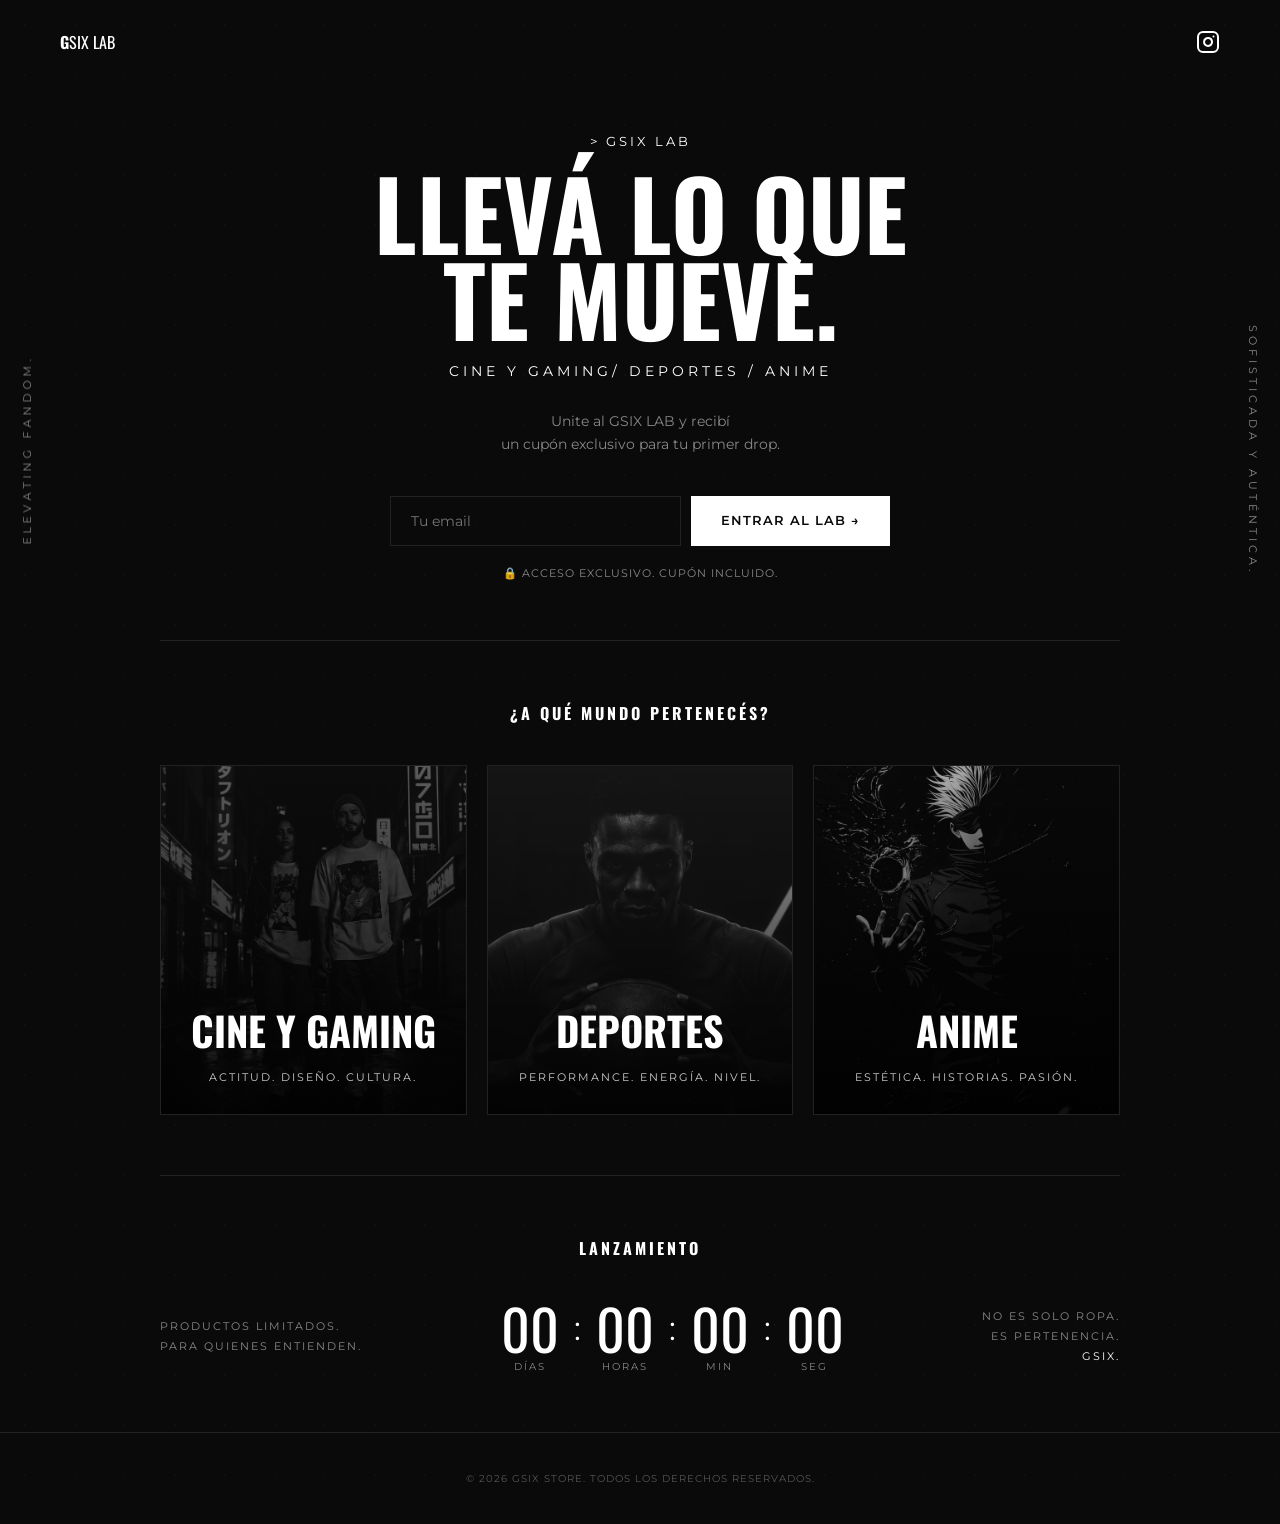
<file: index.html>
<!DOCTYPE html>
<html lang="es">
<head>
    <meta charset="UTF-8">
    <meta name="viewport" content="width=device-width, initial-scale=1.0">
    <title>GSIX Store - Acceso Exclusivo</title>
    <link rel="stylesheet" href="css/main.css">
    <link rel="preconnect" href="https://fonts.googleapis.com">
    <link rel="preconnect" href="https://fonts.gstatic.com" crossorigin>
    <link href="https://fonts.googleapis.com/css2?family=Montserrat:wght@300;400;600&family=Oswald:wght@400;600;700&display=swap" rel="stylesheet">
    <script>
    !function(f,b,e,v,n,t,s)
    {if(f.fbq)return;n=f.fbq=function(){n.callMethod?
    n.callMethod.apply(n,arguments):n.queue.push(arguments)};
    if(!f._fbq)f._fbq=n;n.push=n;n.loaded=!0;n.version='2.0';
    n.queue=[];t=b.createElement(e);t.async=!0;
    t.src=v;s=b.getElementsByTagName(e)[0];
    s.parentNode.insertBefore(t,s)}(window, document,'script',
    'https://connect.facebook.net/en_US/fbevents.js');
    fbq('init', '1665708781364934');
    fbq('track', 'PageView');
    </script>
    <noscript><img height="1" width="1" style="display:none"
    src="https://www.facebook.com/tr?id=1665708781364934&ev=PageView&noscript=1"
    /></noscript>
</head>
<body>
    <div class="side-text left">ELEVATING FANDOM.</div>
    <div class="side-text right">SOFISTICADA Y AUTÉNTICA.</div>

    <header>
        <div class="logo">
        <div class="logo-icon-circle">
            
        </div>
            <span class="logo-text"><STROng>G</STROng>six lab</span>
        </div>
        <div class="social-icon">
            <a href="https://www.instagram.com/gsix_store" target="_blank" rel="noopener noreferrer" style="color: inherit; display: flex; align-items: center; justify-content: center; text-decoration: none;">
                <svg width="24" height="24" viewBox="0 0 24 24" fill="none" stroke="currentColor" stroke-width="2" stroke-linecap="round" stroke-linejoin="round"><rect x="2" y="2" width="20" height="20" rx="5" ry="5"></rect><path d="M16 11.37A4 4 0 1 1 12.63 8 4 4 0 0 1 16 11.37z"></path><line x1="17.5" y1="6.5" x2="17.51" y2="6.5"></line></svg>
            </a>
        </div>
    </header>

    <main>
        <section class="hero">
            <p class="subtitle">> GSIX LAB</p>
            <h1>LLEVÁ LO QUE<br>TE MUEVE.</h1>
            <p class="categories">CINE Y GAMING/ DEPORTES / ANIME</p>
            <p class="description">Unite al GSIX LAB y recibí<br>un cupón exclusivo para tu primer drop.</p>
            
            <form id="capture-form" class="capture-form">
                <input type="email" id="email" placeholder="Tu email" required>
                <button type="submit">ENTRAR AL LAB &rarr;</button>
            </form>
            <p class="secure-text">🔒 ACCESO EXCLUSIVO. CUPÓN INCLUIDO.</p>
        </section>

        <section class="cards-section">
            <h2 class="section-title">¿A QUÉ MUNDO PERTENECÉS?</h2>
            <div class="cards-grid">
                <div class="card" style="background-image: linear-gradient(to bottom, rgba(0,0,0,0.3), rgba(0,0,0,0.9)), url('img/PERSONAS.png');">
                    <h3>CINE Y GAMING</h3>
                    <p>ACTITUD. DISEÑO. CULTURA.</p>
                </div>
                <div class="card" style="background-image: linear-gradient(to bottom, rgba(0,0,0,0.3), rgba(0,0,0,0.9)), url('img/DEPORTES.png');">
                    <h3>DEPORTES</h3>
                    <p>PERFORMANCE. ENERGÍA. NIVEL.</p>
                </div>
                <div class="card" style="background-image: linear-gradient(to bottom, rgba(0,0,0,0.3), rgba(0,0,0,0.9)), url('img/GJOFILL.jpg');">
                    <h3>ANIME</h3>
                    <p>ESTÉTICA. HISTORIAS. PASIÓN.</p>
                </div>
            </div>
        </section>

        <section class="countdown-section">
            <h2 class="section-title">LANZAMIENTO</h2>
            <div class="countdown-container">
                <div class="side-info left-info">
                    <p>PRODUCTOS LIMITADOS.<br>PARA QUIENES ENTIENDEN.</p>
                </div>
                
                <div class="timer" id="timer">
                    <div class="time-block">
                        <span id="days" class="number">05</span>
                        <span class="label">DÍAS</span>
                    </div>
                    <span class="colon">:</span>
                    <div class="time-block">
                        <span id="hours" class="number">12</span>
                        <span class="label">HORAS</span>
                    </div>
                    <span class="colon">:</span>
                    <div class="time-block">
                        <span id="minutes" class="number">44</span>
                        <span class="label">MIN</span>
                    </div>
                    <span class="colon">:</span>
                    <div class="time-block">
                        <span id="seconds" class="number">32</span>
                        <span class="label">SEG</span>
                    </div>
                </div>

                <div class="side-info right-info">
                    <p>NO ES SOLO ROPA.<br>ES PERTENENCIA.<br><span class="highlight">GSIX.</span></p>
                </div>
            </div>
        </section>
    </main>

    <footer>
        
        <p class="copyright">&copy; 2026 GSIX STORE. TODOS LOS DERECHOS RESERVADOS.</p>
    </footer>

    <script src="js/emails.js"></script>
</body>
</html>
</file>
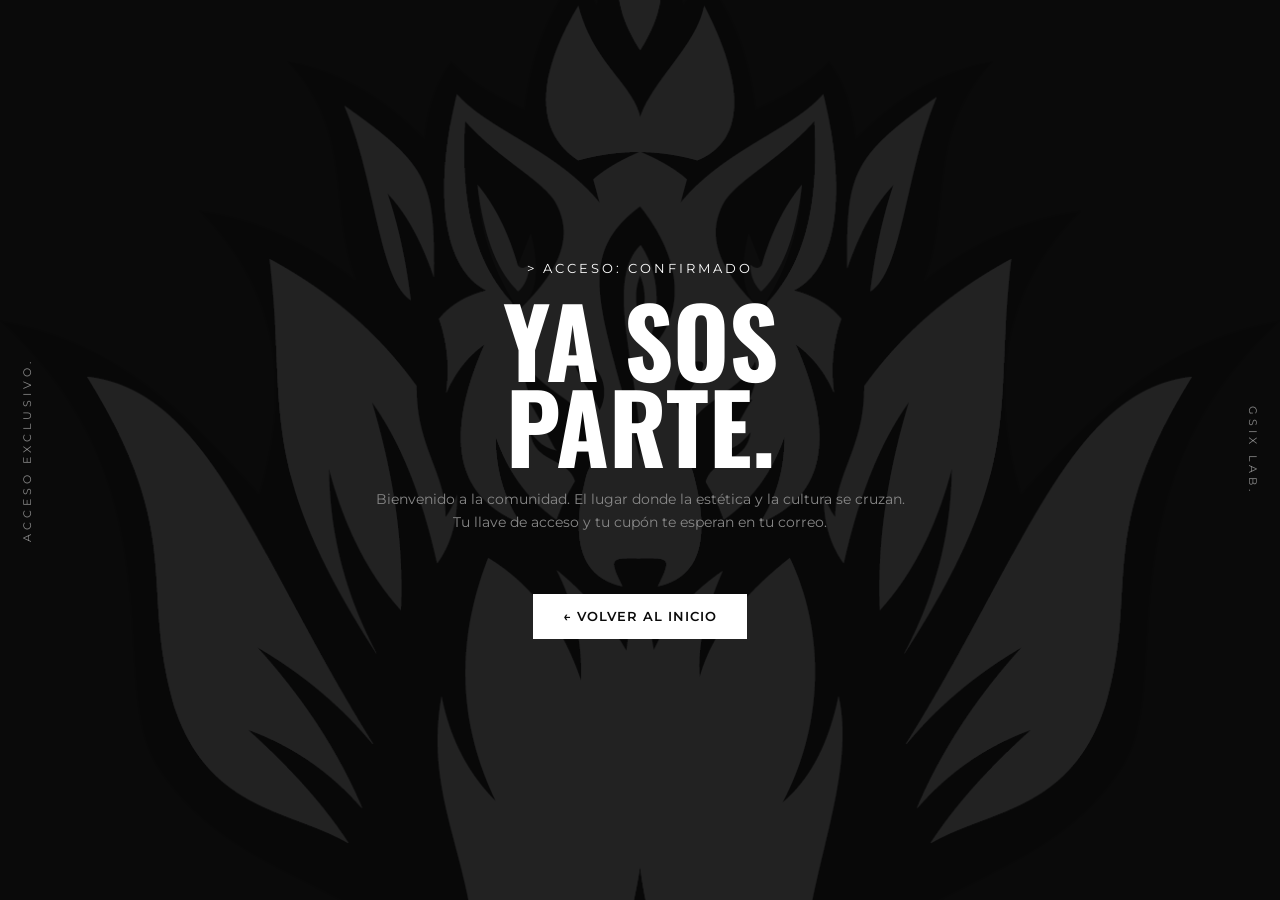
<file: pages/agradecimiento.html>
<!DOCTYPE html>
<html lang="es">
<head>
    <meta charset="UTF-8">
    <meta name="viewport" content="width=device-width, initial-scale=1.0">
    <title>GSIX LAB - Acceso Confirmado</title>
    <link rel="stylesheet" href="../css/main.css">
    <link rel="preconnect" href="https://fonts.googleapis.com">
    <link rel="preconnect" href="https://fonts.gstatic.com" crossorigin>
    <link href="https://fonts.googleapis.com/css2?family=Montserrat:wght@300;400;600&family=Oswald:wght@400;600;700&display=swap" rel="stylesheet">
    
    <style>
        body {
            min-height: 100vh;
            display: flex;
            justify-content: center;
            align-items: center;
            position: relative;
            overflow: hidden; /* Evita que aparezcan barras de scroll si la imagen es enorme */
        }

        body::before {
            content: "";
            position: fixed;
            top: 0; 
            left: 0; 
            right: 0; 
            bottom: 0;
            z-index: -1;
            
            /* 👇 CAMBIÁ ACÁ EL NOMBRE DE TU IMAGEN REAL 👇 */
            background-image: url('/img/png\ isotipo\ positivo.png'); 
            
            /* Lo mantiene centrado */
            background-position: center;
            background-repeat: no-repeat;
            
            /* LA CLAVE: 'cover' hace que la imagen escale hasta llenar el 100% del fondo, 
               tanto a lo ancho como a lo alto. */
            background-size: cover; 
            
            /* Opacidad sutil */
            opacity: 0.1; 
            pointer-events: none;
        }

        /* Ajustes para Celular: si en celu querés que el logo se vea aún MÁS grande y estirado, 
           podemos forzar su tamaño con un porcentaje mayor a 100% */
        @media (max-width: 768px) {
            body::before {
                /* Si con 'cover' no te convence en celular, borrá 'cover' arriba 
                   y descomentá la línea de abajo para forzar un zoom gigante: */
                /* background-size: 150vw auto; */ 
                opacity: 0.08; 
            }
        }
    </style>
</head>
<body>
    <div class="side-text left">ACCESO EXCLUSIVO.</div>
    <div class="side-text right">GSIX LAB.</div>

    <main>
        <section class="hero" style="border-bottom: none; display: flex; flex-direction: column; justify-content: center; align-items: center; margin-top: 0; padding-bottom: 0;">
            <p class="subtitle">> ACCESO: CONFIRMADO</p>
            <h1>YA SOS<br>PARTE.</h1>
            <p class="description">Bienvenido a la comunidad. El lugar donde la estética y la cultura se cruzan.<br>Tu llave de acceso y tu cupón te esperan en tu correo.</p>
            
            <a href="../index.html" style="background: var(--text-main); color: var(--bg-color); padding: 15px 30px; text-decoration: none; font-family: inherit; font-weight: 600; font-size: 0.8rem; letter-spacing: 1px; transition: background 0.3s ease; margin-top: 20px; display: inline-block;">
                &larr; VOLVER AL INICIO
            </a>
        </section>
    </main>
</body>
</html>
</file>
<file: css/main.css>
/* Variables & Reset */
:root {
    --bg-color: #0a0a0a;
    --text-main: #ffffff;
    --text-muted: #888888;
    --accent: #ffffff;
    --border-color: #222222;
}

* {
    margin: 0;
    padding: 0;
    box-sizing: border-box;
}

body {
    background-color: var(--bg-color);
    color: var(--text-main);
    font-family: 'Montserrat', sans-serif;
    overflow-x: hidden;
    position: relative;
}

/* Background Texture/Lines (Optional subtle effect) */
body::before {
    content: "";
    position: absolute;
    top: 0; left: 0; right: 0; bottom: 0;
    background-image: radial-gradient(circle, rgba(255,255,255,0.02) 1px, transparent 1px);
    background-size: 50px 50px;
    z-index: -1;
    pointer-events: none;
}

/* Typography */
h1, h2, h3, .logo, .number {
    font-family: 'Oswald', sans-serif;
    text-transform: uppercase;
}

/* Side Texts */
.side-text {
    position: fixed;
    top: 50%;
    transform: translateY(-50%);
    font-size: 0.7rem;
    letter-spacing: 4px;
    color: var(--text-muted);
    writing-mode: vertical-rl;
    z-index: 10;
}
.side-text.left {
    left: 20px;
    transform: translateY(-50%) rotate(180deg);
}
.side-text.right {
    right: 20px;
}

/* Header */
header {
    display: flex;
    justify-content: space-between;
    align-items: center;
    padding: 30px 60px;
}
.logo {
    /* Eliminamos los estilos de texto anteriores */
    display: flex;       /* Centra la imagen verticalmente en el header */
    align-items: center;
}
.logo {
    display: flex;
    align-items: center;
}

.logo img {
    height: 38px; /* Un tamaño sutil y elegante */
    width: auto;
    display: block;
    /* Cero bordes, cero radios, cero object-fit */
}
.social-icon {
    cursor: pointer;
}

/* Main Content Container */
main {
    max-width: 1000px;
    margin: 0 auto;
    padding: 0 20px;
}

/* Hero Section */
.hero {
    text-align: center;
    margin-top: 50px;
    padding-bottom: 60px;
    border-bottom: 1px solid var(--border-color);
}
.subtitle {
    font-size: 0.8rem;
    letter-spacing: 3px;
    margin-bottom: 20px;
}
.hero h1 {
    font-size: 6rem;
    line-height: 0.9;
    margin-bottom: 20px;
}
.categories {
    font-size: 0.9rem;
    letter-spacing: 4px;
    margin-bottom: 30px;
}
.description {
    color: var(--text-muted);
    font-size: 0.9rem;
    line-height: 1.6;
    margin-bottom: 40px;
}

/* Form */
.capture-form {
    display: flex;
    justify-content: center;
    gap: 10px;
    max-width: 500px;
    margin: 0 auto 20px auto;
}
.capture-form input {
    flex: 1;
    background: transparent;
    border: 1px solid var(--border-color);
    color: var(--text-main);
    padding: 15px 20px;
    font-family: inherit;
    font-size: 0.9rem;
    outline: none;
}
.capture-form button {
    background: var(--text-main);
    color: var(--bg-color);
    border: none;
    padding: 0 30px;
    font-family: inherit;
    font-weight: 600;
    font-size: 0.8rem;
    letter-spacing: 1px;
    cursor: pointer;
    transition: background 0.3s ease;
}
.capture-form button:hover {
    background: #cccccc;
}
.secure-text {
    font-size: 0.7rem;
    color: var(--text-muted);
    letter-spacing: 1px;
}

/* Cards Section */
.cards-section {
    padding: 60px 0;
    border-bottom: 1px solid var(--border-color);
    text-align: center;
}
.section-title {
    font-size: 1rem;
    letter-spacing: 3px;
    margin-bottom: 40px;
}
.cards-grid {
    display: grid;
    grid-template-columns: repeat(3, 1fr);
    gap: 20px;
}
.card {
    height: 350px;
    background-size: cover;
    background-position: center;
    display: flex;
    flex-direction: column;
    justify-content: flex-end;
    padding: 30px 20px;
    border: 1px solid var(--border-color);
    text-align: center;
    transition: transform 0.3s ease;
}
.card:hover {
    transform: translateY(-5px);
}
.card h3 {
    font-size: 2.5rem;
    margin-bottom: 10px;
}
.card p {
    font-size: 0.7rem;
    letter-spacing: 2px;
    color: #ccc;
}

/* Countdown Section */
.countdown-section {
    padding: 60px 0;
    text-align: center;
}
.countdown-container {
    display: flex;
    justify-content: space-between;
    align-items: center;
    margin-top: 40px;
}
.side-info p {
    font-size: 0.7rem;
    color: var(--text-muted);
    letter-spacing: 2px;
    text-align: left;
    line-height: 1.8;
}
.side-info.right-info p {
    text-align: right;
}
.highlight {
    color: var(--text-main);
}
.timer {
    display: flex;
    align-items: center;
    gap: 15px;
}
.time-block {
    display: flex;
    flex-direction: column;
}
.time-block .number {
    font-size: 3.5rem;
    line-height: 1;
}
.time-block .label {
    font-size: 0.6rem;
    letter-spacing: 2px;
    color: var(--text-muted);
    margin-top: 5px;
}
.colon {
    font-size: 2rem;
    margin-bottom: 15px;
}

/* Footer */
footer {
    border-top: 1px solid var(--border-color);
    padding: 40px 0;
    text-align: center;
}
.footer-links {
    margin-bottom: 20px;
}
.footer-links a {
    color: var(--text-muted);
    text-decoration: none;
    font-size: 0.7rem;
    letter-spacing: 2px;
    margin: 0 15px;
    transition: color 0.3s ease;
}
.footer-links a:hover {
    color: var(--text-main);
}
.copyright {
    font-size: 0.6rem;
    color: #555;
    letter-spacing: 1px;
}

/* Responsive */
@media (max-width: 768px) {
    .hero h1 { font-size: 4rem; }
    .cards-grid { grid-template-columns: 1fr; }
    .countdown-container { flex-direction: column; gap: 40px; }
    .side-info p { text-align: center; }
    .side-text { display: none; }
    .capture-form { flex-direction: column; }
    .capture-form button { padding: 15px; }
}
</file>
